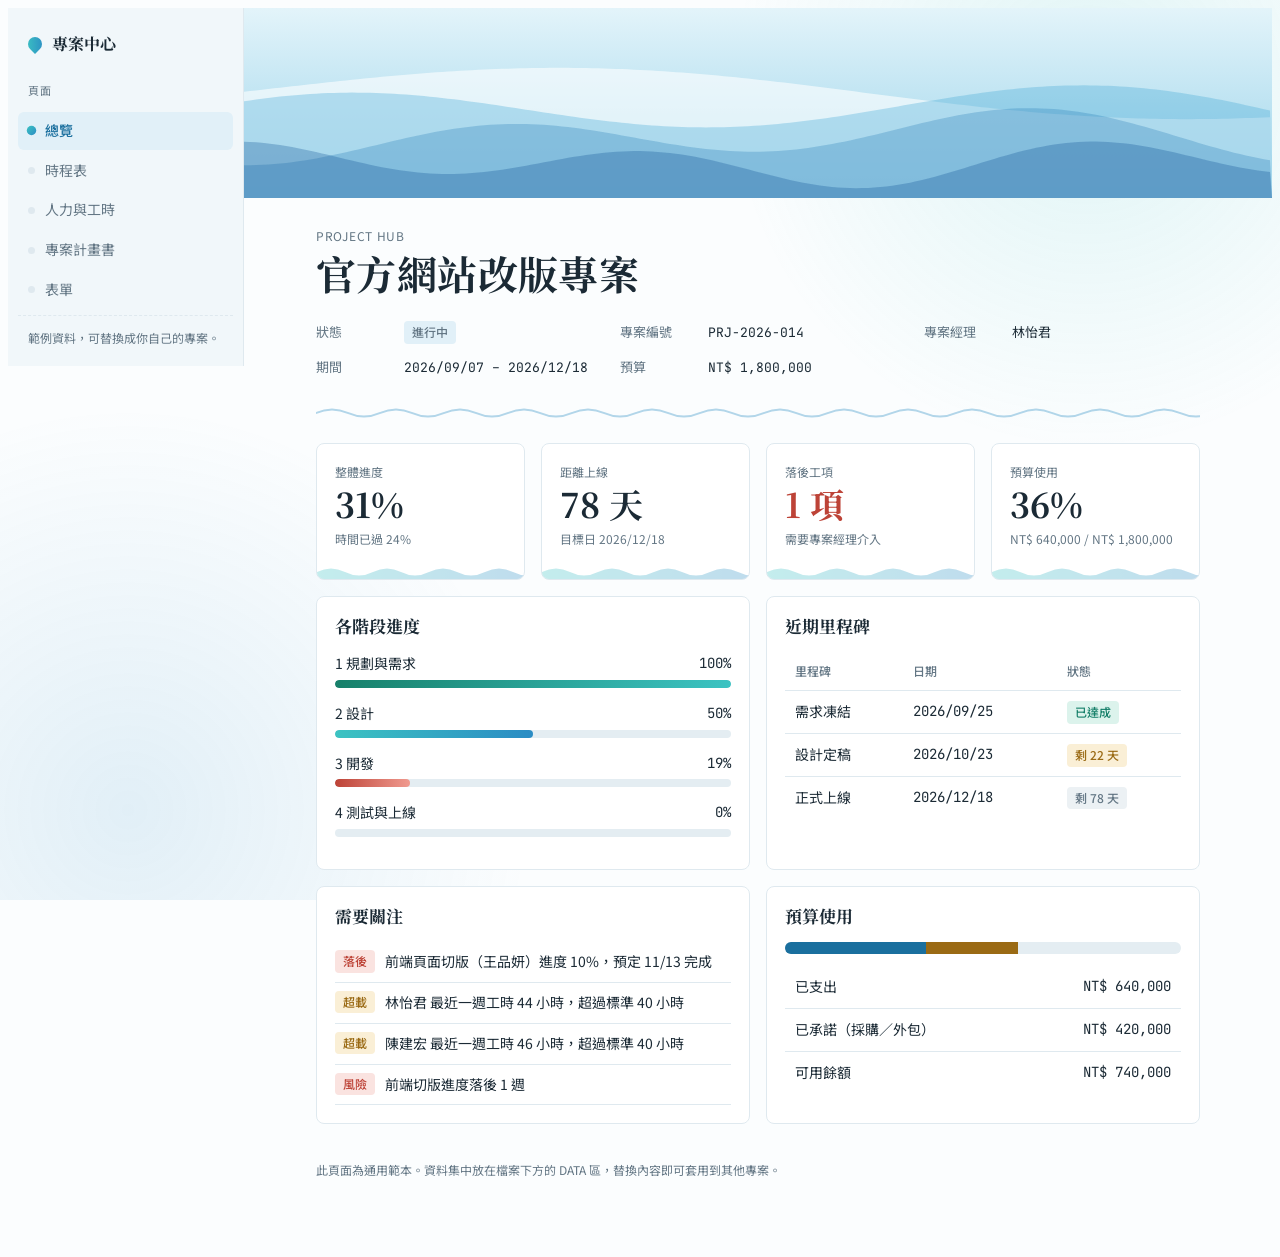
<file: index.html>
<!doctype html>
<html lang="zh-Hant">
<head>
<meta charset="utf-8">
<meta name="viewport" content="width=device-width, initial-scale=1">
<title>專案進度總覽</title>
<link rel="stylesheet" href="https://fonts.googleapis.com/css2?family=Noto+Sans+TC:wght@400;500;700&family=Noto+Serif+TC:wght@600;700&family=JetBrains+Mono:wght@400;500&display=swap">
<style>
/* 版面概念：Notion 式文件頁——左側頁面樹、右側以大標題＋屬性列＋區塊排列；頂部水波封面與各處緩慢流動的細節，構成「水」的質感 */
:root{
  --bg:#fbfdfe; --side:#f1f7fa; --card:#ffffff; --fg:#1b2a35; --line:#dfe9ef;
  --muted:#637684; --accent:#1a6f9e; --accent-soft:#e1f0f8; --on-accent:#ffffff;
  --ok:#17806a; --ok-soft:#dcf3ec; --warn:#9a6a14; --warn-soft:#faefd6; --bad:#bd4337; --bad-soft:#fae3e0; --idle-soft:#ecf1f4;
  --w1:#2b8cc4; --w2:#3cc3c2; --bar-bg:#e4edf2; --today:#d1493b;
  --cv-top:#e3f4fa; --cv-bot:#9ad3ea;
  --wv-a:rgba(255,255,255,.60); --wv-b:rgba(72,170,214,.34); --wv-c:rgba(32,120,178,.28); --wv-d:rgba(18,84,148,.30);
  --glow-a:rgba(60,195,194,.14); --glow-b:rgba(43,140,196,.12);
  --font:"Noto Sans TC",system-ui,-apple-system,"Microsoft JhengHei",sans-serif;
  --serif:"Noto Serif TC","PMingLiU",serif;
  --mono:"JetBrains Mono",ui-monospace,Consolas,monospace;
}
@media (prefers-color-scheme:dark){:root:not([data-theme="light"]){
  --bg:#0a1620; --side:#0d1c28; --card:#0f202e; --fg:#e2edf4; --muted:#8aa0b0; --line:#1d3141;
  --accent:#5ab6e6; --accent-soft:#123349; --on-accent:#06202f;
  --ok:#4ccaa3; --ok-soft:#10372e; --warn:#e3b862; --warn-soft:#3a2f14; --bad:#f08a7e; --bad-soft:#40211e; --idle-soft:#172a39;
  --w1:#4aa8e0; --w2:#35c9c0; --bar-bg:#1a2d3c; --today:#f08a7e;
  --cv-top:#0f3250; --cv-bot:#0a1a28;
  --wv-a:rgba(90,182,230,.18); --wv-b:rgba(60,195,192,.20); --wv-c:rgba(40,120,190,.30); --wv-d:rgba(20,70,130,.50);
  --glow-a:rgba(53,201,192,.10); --glow-b:rgba(74,168,224,.10); color-scheme:dark}}
:root[data-theme="dark"]{
  --bg:#0a1620; --side:#0d1c28; --card:#0f202e; --fg:#e2edf4; --muted:#8aa0b0; --line:#1d3141;
  --accent:#5ab6e6; --accent-soft:#123349; --on-accent:#06202f;
  --ok:#4ccaa3; --ok-soft:#10372e; --warn:#e3b862; --warn-soft:#3a2f14; --bad:#f08a7e; --bad-soft:#40211e; --idle-soft:#172a39;
  --w1:#4aa8e0; --w2:#35c9c0; --bar-bg:#1a2d3c; --today:#f08a7e;
  --cv-top:#0f3250; --cv-bot:#0a1a28;
  --wv-a:rgba(90,182,230,.18); --wv-b:rgba(60,195,192,.20); --wv-c:rgba(40,120,190,.30); --wv-d:rgba(20,70,130,.50);
  --glow-a:rgba(53,201,192,.10); --glow-b:rgba(74,168,224,.10); color-scheme:dark}

*{box-sizing:border-box}
body{background:var(--bg);color:var(--fg);font-family:var(--font);font-size:14px;line-height:1.7}
body::before{content:"";position:fixed;inset:0;z-index:-1;pointer-events:none;
  background:radial-gradient(40vw 40vw at 85% 10%,var(--glow-a),transparent 70%),radial-gradient(45vw 45vw at 10% 90%,var(--glow-b),transparent 70%);
  animation:drift 28s ease-in-out infinite alternate}
@keyframes drift{from{transform:translate3d(0,0,0)}to{transform:translate3d(-3vw,2vh,0) scale(1.06)}}
h1,h2,h3{margin:0;text-wrap:balance;line-height:1.35}
.num{font-family:var(--mono);font-variant-numeric:tabular-nums}
.eyebrow{font-size:12px;letter-spacing:.06em;color:var(--muted)}

/* 殼層 */
.shell{display:grid;grid-template-columns:236px minmax(0,1fr);min-height:100%}
aside.side{background:var(--side);border-right:1px solid var(--line);padding:18px 10px;align-self:start;position:sticky;top:0;max-height:100vh;overflow-y:auto;display:flex;flex-direction:column;gap:6px}
.brand{display:flex;align-items:center;gap:10px;font-family:var(--serif);font-weight:700;font-size:16px;padding:4px 10px 12px}
.drop{width:14px;height:14px;border-radius:50% 50% 50% 0;transform:rotate(-45deg);background:linear-gradient(135deg,var(--w2),var(--w1))}
.side-label{font-size:11px;letter-spacing:.1em;color:var(--muted);padding:6px 10px}
nav.tabs{display:flex;flex-direction:column;gap:2px}
nav.tabs button{appearance:none;display:flex;align-items:center;gap:10px;text-align:left;background:none;border:0;border-radius:6px;padding:7px 10px;font:inherit;color:var(--muted);cursor:pointer;transition:background .25s,color .25s}
nav.tabs button::before{content:"";width:7px;height:7px;border-radius:50%;background:var(--line);transition:background .3s,transform .3s}
nav.tabs button:hover{background:var(--accent-soft);color:var(--fg)}
nav.tabs button[aria-selected="true"]{background:var(--accent-soft);color:var(--accent);font-weight:500}
nav.tabs button[aria-selected="true"]::before{background:linear-gradient(135deg,var(--w2),var(--w1));transform:scale(1.35)}
.side-foot{margin-top:auto;padding:12px 10px 0;font-size:12px;color:var(--muted);border-top:1px dashed var(--line)}
button:focus-visible,input:focus-visible,select:focus-visible,textarea:focus-visible,a:focus-visible{outline:2px solid var(--accent);outline-offset:2px}

main.page{min-width:0}
.cover{position:relative;height:190px;overflow:hidden;background:linear-gradient(180deg,var(--cv-top),var(--cv-bot))}
.cover canvas{position:absolute;inset:0;width:100%;height:100%;display:block}
.inner{max-width:980px;margin-inline:auto;padding-inline:clamp(16px,4vw,48px);padding-block:0 56px}

header.top{padding-top:28px}
header.top h1{font-family:var(--serif);font-size:clamp(28px,5vw,40px);font-weight:700;letter-spacing:.01em}
.props{display:grid;grid-template-columns:repeat(auto-fit,minmax(240px,1fr));gap:2px 28px;margin-top:16px;font-size:13px}
.prop{display:flex;gap:12px;padding:5px 0;align-items:baseline;min-width:0}
.prop span:first-child{flex:0 0 76px;color:var(--muted)}
.wave-rule{height:14px;margin-block:20px 24px;background:var(--w1);opacity:.35;
  -webkit-mask:url("data:image/svg+xml,%3Csvg xmlns='http://www.w3.org/2000/svg' width='64' height='14' viewBox='0 0 64 14'%3E%3Cpath d='M0 7 Q16 0 32 7 T64 7 V9 Q48 16 32 9 T0 9Z'/%3E%3C/svg%3E") repeat-x 0 0/64px 14px;
          mask:url("data:image/svg+xml,%3Csvg xmlns='http://www.w3.org/2000/svg' width='64' height='14' viewBox='0 0 64 14'%3E%3Cpath d='M0 7 Q16 0 32 7 T64 7 V9 Q48 16 32 9 T0 9Z'/%3E%3C/svg%3E") repeat-x 0 0/64px 14px;
  animation:flowx 9s linear infinite}
@keyframes flowx{to{-webkit-mask-position:64px 0;mask-position:64px 0}}
.badge-note{display:inline-block;font-size:12px;color:var(--muted);background:var(--idle-soft);padding:2px 10px;border-radius:4px;margin-top:10px}

section.panel[hidden]{display:none}
section.panel{animation:rise .5s ease both}
@keyframes rise{from{opacity:0;transform:translateY(8px)}to{opacity:1;transform:none}}
.grid{display:grid;gap:16px}
.g4{grid-template-columns:repeat(auto-fit,minmax(200px,1fr))}
.g2{grid-template-columns:repeat(auto-fit,minmax(320px,1fr))}
.card{background:var(--card);border:1px solid var(--line);border-radius:8px;padding:18px;min-width:0;position:relative}
.card h2{font-family:var(--serif);font-size:17px;margin-bottom:14px}
.kpi{overflow:hidden;padding-bottom:30px}
.kpi .label{font-size:12px;color:var(--muted)}
.kpi .val{font-family:var(--serif);font-size:34px;font-weight:700;line-height:1.2;margin-top:2px}
.kpi .sub{font-size:12px;color:var(--muted);margin-top:4px}
.kpi::after{content:"";position:absolute;left:0;right:0;bottom:0;height:14px;background:linear-gradient(90deg,var(--w2),var(--w1));opacity:.30;
  -webkit-mask:url("data:image/svg+xml,%3Csvg xmlns='http://www.w3.org/2000/svg' width='56' height='14' viewBox='0 0 56 14'%3E%3Cpath d='M0 7 Q14 0 28 7 T56 7 V14 H0Z'/%3E%3C/svg%3E") repeat-x 0 0/56px 14px;
          mask:url("data:image/svg+xml,%3Csvg xmlns='http://www.w3.org/2000/svg' width='56' height='14' viewBox='0 0 56 14'%3E%3Cpath d='M0 7 Q14 0 28 7 T56 7 V14 H0Z'/%3E%3C/svg%3E") repeat-x 0 0/56px 14px;
  animation:flowk 7s linear infinite}
@keyframes flowk{to{-webkit-mask-position:-56px 0;mask-position:-56px 0}}

/* 標籤（Notion 風格） */
.pill{display:inline-block;padding:1px 8px;border-radius:4px;font-size:12px;font-weight:500;white-space:nowrap}
.p-ok{background:var(--ok-soft);color:var(--ok)}
.p-warn{background:var(--warn-soft);color:var(--warn)}
.p-bad{background:var(--bad-soft);color:var(--bad)}
.p-idle{background:var(--idle-soft);color:var(--muted)}
.p-run{background:var(--accent-soft);color:var(--accent)}

/* 像水一樣流動的進度條 */
.bar{height:8px;background:var(--bar-bg);border-radius:99px;overflow:hidden}
.bar>i{display:block;height:100%;border-radius:99px;background:linear-gradient(90deg,var(--w2),var(--w1),var(--w2));background-size:200% 100%;animation:flow 5s linear infinite}
.bar.ok>i{background:linear-gradient(90deg,var(--ok),var(--w2),var(--ok));background-size:200% 100%}
.bar.warn>i{background:linear-gradient(90deg,var(--warn),#e9c46a,var(--warn));background-size:200% 100%}
.bar.bad>i{background:linear-gradient(90deg,var(--bad),#f09a8f,var(--bad));background-size:200% 100%}
@keyframes flow{to{background-position:-200% 0}}

.scroll{overflow-x:auto}
table{border-collapse:collapse;width:100%}
th,td{text-align:left;padding:9px 10px;border-bottom:1px solid var(--line);vertical-align:middle}
th{font-size:12px;font-weight:500;color:var(--muted);white-space:nowrap}
td.r,th.r{text-align:right}
tr:last-child td{border-bottom:0}
tbody tr:hover td,table tr:hover td{background:color-mix(in srgb,var(--accent-soft) 45%,transparent)}

/* 甘特圖 */
.toolbar{display:flex;flex-wrap:wrap;gap:8px;margin-bottom:12px;align-items:center}
.chip{appearance:none;border:1px solid var(--line);background:var(--card);color:var(--fg);font:inherit;padding:3px 12px;border-radius:99px;cursor:pointer;font-size:13px;transition:background .25s}
.chip:hover{background:var(--accent-soft)}
.chip[aria-pressed="true"]{background:linear-gradient(135deg,var(--w1),var(--w2));border-color:transparent;color:var(--on-accent)}
.gantt{min-width:860px}
.g-row{display:grid;grid-template-columns:230px 1fr;border-bottom:1px solid var(--line);min-height:38px;align-items:center}
.g-row.head{min-height:32px;font-size:12px;color:var(--muted)}
.g-name{padding:4px 10px;display:flex;flex-direction:column;min-width:0}
.g-name small{color:var(--muted);font-size:12px}
.g-track{position:relative;height:38px;background-image:linear-gradient(to right,var(--line) 1px,transparent 1px);background-size:calc(100%/var(--weeks)) 100%}
.g-head-track{display:grid;grid-template-columns:repeat(var(--weeks),1fr);height:32px;align-items:center}
.g-head-track span{border-left:1px solid var(--line);padding-left:4px;height:100%;display:flex;align-items:center;font-family:var(--mono);font-size:11px}
.g-bar{position:absolute;top:10px;height:18px;border-radius:99px;background:var(--accent-soft);border:1px solid var(--w1);overflow:hidden}
.g-bar>i{display:block;height:100%;background:linear-gradient(90deg,var(--w2),var(--w1),var(--w2));background-size:200% 100%;animation:flow 5s linear infinite}
.g-bar.late{border-color:var(--bad);background:var(--bad-soft)} .g-bar.late>i{background:var(--bad);animation:none}
.g-bar.done{border-color:var(--ok);background:var(--ok-soft)} .g-bar.done>i{background:var(--ok);animation:none}
.g-ms{position:absolute;top:12px;width:14px;height:14px;background:linear-gradient(135deg,var(--w2),var(--w1));transform:translateX(-7px) rotate(45deg);border-radius:50% 50% 50% 0}
.g-today{position:absolute;top:0;bottom:0;width:2px;background:var(--today);z-index:2;pointer-events:none;opacity:.8}
.g-phase .g-name{font-family:var(--serif);font-weight:700;background:var(--side)}
.g-phase .g-track{background-color:var(--side)}
.legend{display:flex;flex-wrap:wrap;gap:6px 16px;color:var(--muted);font-size:12px;margin-top:12px}
.legend span::before{content:"";display:inline-block;width:10px;height:10px;border-radius:50%;margin-right:6px;vertical-align:-1px;background:var(--c)}

/* 工時 */
.cell-in{width:58px;padding:4px 6px;font:inherit;font-family:var(--mono);text-align:right;background:var(--side);color:var(--fg);border:1px solid var(--line);border-radius:6px}
.util{display:flex;align-items:center;gap:8px;min-width:140px}
.util .bar{flex:1}

/* 計畫書 */
.doc{max-width:820px}
.doc h3{font-family:var(--serif);font-size:18px;margin:26px 0 8px;padding-top:18px;border-top:1px solid var(--line)}
.doc h3:first-of-type{margin-top:8px}
.doc p,.doc li{max-width:68ch}
.doc ul{padding-left:20px;margin:6px 0}
.docnav{display:flex;flex-wrap:wrap;gap:6px;margin-bottom:12px}
.docnav a{color:var(--accent);text-decoration:none;font-size:13px;padding:2px 12px;background:var(--accent-soft);border-radius:99px}

/* 表單 */
.forms{display:grid;grid-template-columns:190px minmax(0,1fr);gap:16px}
@media (max-width:720px){.forms{grid-template-columns:1fr}}
.form-list{display:flex;flex-direction:column;gap:4px}
@media (max-width:720px){.form-list{flex-direction:row;overflow-x:auto}}
.form-list button{appearance:none;text-align:left;border:1px solid var(--line);background:var(--card);color:var(--fg);font:inherit;padding:9px 12px;border-radius:8px;cursor:pointer;white-space:nowrap;transition:background .25s}
.form-list button:hover{background:var(--accent-soft)}
.form-list button[aria-selected="true"]{border-color:var(--w1);background:var(--accent-soft);color:var(--accent);font-weight:500}
form .row{display:grid;grid-template-columns:repeat(auto-fit,minmax(200px,1fr));gap:12px;margin-bottom:12px}
label{display:flex;flex-direction:column;gap:4px;font-size:13px;color:var(--muted);min-width:0}
input,select,textarea{font:inherit;color:var(--fg);background:var(--side);border:1px solid var(--line);border-radius:6px;padding:7px 10px;width:100%;min-width:0}
textarea{min-height:76px;resize:vertical}
.btn{appearance:none;border:0;background:linear-gradient(135deg,var(--w1),var(--w2));color:var(--on-accent);font:inherit;font-weight:500;padding:8px 20px;border-radius:99px;cursor:pointer}
.btn.ghost{background:none;color:var(--muted);border:1px solid var(--line);margin-left:8px}
.toast{margin-top:12px;color:var(--ok);font-size:13px;min-height:20px}
.empty{color:var(--muted);padding:12px 0}
.foot{margin-top:36px;color:var(--muted);font-size:12px}

@media (max-width:820px){
  .shell{grid-template-columns:minmax(0,1fr)}
  aside.side{position:static;max-height:none;flex-direction:row;align-items:center;gap:8px;padding:10px 12px;border-right:0;border-bottom:1px solid var(--line);overflow-x:auto}
  .brand,.side-label,.side-foot{display:none}
  nav.tabs{flex-direction:row}
  nav.tabs button{white-space:nowrap}
  .cover{height:130px}
}
@media (prefers-reduced-motion:reduce){*,*::before,*::after{animation:none!important;transition:none!important}}
</style>

<div class="shell">
  <aside class="side">
    <div class="brand"><span class="drop"></span>專案中心</div>
    <div class="side-label">頁面</div>
    <nav class="tabs" role="tablist" aria-label="專案資訊">
      <button role="tab" data-tab="overview" aria-selected="true">總覽</button>
      <button role="tab" data-tab="schedule" aria-selected="false">時程表</button>
      <button role="tab" data-tab="people" aria-selected="false">人力與工時</button>
      <button role="tab" data-tab="plan" aria-selected="false">專案計畫書</button>
      <button role="tab" data-tab="forms" aria-selected="false">表單</button>
    </nav>
    <div class="side-foot">範例資料，可替換成你自己的專案。</div>
  </aside>

  <main class="page">
  <div class="cover" aria-hidden="true"><canvas id="cover"></canvas></div>
  <div class="inner">
  <header class="top">
    <div class="eyebrow">PROJECT HUB</div>
    <h1>官方網站改版專案</h1>
    <div class="props">
      <div class="prop"><span>狀態</span><span><span class="pill p-run">進行中</span></span></div>
      <div class="prop"><span>專案編號</span><span class="num">PRJ-2026-014</span></div>
      <div class="prop"><span>專案經理</span><span>林怡君</span></div>
      <div class="prop"><span>期間</span><span class="num">2026/09/07 – 2026/12/18</span></div>
      <div class="prop"><span>預算</span><span class="num">NT$ 1,800,000</span></div>
    </div>
    <div class="wave-rule" aria-hidden="true"></div>
  </header>

  <!-- 總覽 -->
  <section class="panel" id="overview">
    <div class="grid g4" id="kpis"></div>
    <div class="grid g2" style="margin-top:16px">
      <div class="card"><h2>各階段進度</h2><div id="phaseProgress"></div></div>
      <div class="card"><h2>近期里程碑</h2><div class="scroll"><table id="msTable"></table></div></div>
      <div class="card"><h2>需要關注</h2><div id="attention"></div></div>
      <div class="card"><h2>預算使用</h2><div id="budget"></div></div>
    </div>
  </section>

  <!-- 時程表 -->
  <section class="panel" id="schedule" hidden>
    <div class="card">
      <div class="toolbar" id="ownerFilter"></div>
      <div class="scroll"><div class="gantt" id="gantt"></div></div>
      <div class="legend">
        <span style="--c:var(--accent)">進行中</span>
        <span style="--c:var(--ok)">已完成</span>
        <span style="--c:var(--bad)">落後</span>
        <span style="--c:var(--fg)">里程碑</span>
        <span style="--c:var(--today)">今天 (10/01)</span>
      </div>
    </div>
    <div class="card" style="margin-top:16px">
      <h2>工作項目清單</h2>
      <div class="scroll"><table id="taskTable"></table></div>
    </div>
  </section>

  <!-- 人力與工時 -->
  <section class="panel" id="people" hidden>
    <div class="grid g2">
      <div class="card" style="grid-column:1/-1">
        <h2>每週實際工時（小時，可直接修改）</h2>
        <div class="scroll"><table id="hoursTable"></table></div>
        <p class="eyebrow" style="margin-top:8px">每人每週標準工時 40 小時。負荷率超過 100% 會標示為紅色。</p>
      </div>
      <div class="card"><h2>團隊成員</h2><div class="scroll"><table id="teamTable"></table></div></div>
      <div class="card"><h2>職責分配 RACI</h2><div class="scroll"><table id="raciTable"></table></div></div>
    </div>
  </section>

  <!-- 計畫書 -->
  <section class="panel" id="plan" hidden>
    <div class="card doc">
      <div class="docnav">
        <a href="#plan" data-jump="d1">背景與目標</a><a href="#plan" data-jump="d2">範圍</a><a href="#plan" data-jump="d3">交付項目</a><a href="#plan" data-jump="d4">風險</a><a href="#plan" data-jump="d5">溝通計畫</a><a href="#plan" data-jump="d6">驗收標準</a>
      </div>
      <h3 id="d1">1. 背景與目標</h3>
      <p>現有官網於 2021 年上線，行動版體驗不佳，詢價轉換率偏低。本專案重新設計資訊架構與視覺，並整合會員與詢價系統。</p>
      <ul>
        <li>行動版載入時間降至 2.5 秒以內</li>
        <li>詢價表單轉換率由 1.2% 提升到 2.5%</li>
        <li>2026/12/18 前完成上線並交付維運文件</li>
      </ul>
      <h3 id="d2">2. 專案範圍</h3>
      <p><b>包含：</b>資訊架構、UI 設計、前後端開發、會員登入、詢價表單、SEO 轉址、教育訓練。</p>
      <p><b>不包含：</b>品牌識別重塑、第三方 ERP 整合、多語系內容翻譯（列入第二期）。</p>
      <h3 id="d3">3. 主要交付項目</h3>
      <div class="scroll"><table id="deliverables"></table></div>
      <h3 id="d4">4. 風險登錄</h3>
      <div class="scroll"><table id="risks"></table></div>
      <h3 id="d5">5. 溝通計畫</h3>
      <ul>
        <li>每週一 10:00 團隊站會（30 分鐘）</li>
        <li>每兩週五 15:00 客戶進度會議，會後 24 小時內發出會議記錄</li>
        <li>變更需求一律填寫「變更申請單」，經專案經理與客戶窗口簽核後才進入排程</li>
      </ul>
      <h3 id="d6">6. 驗收標準</h3>
      <ul>
        <li>所有 P1 功能通過 UAT，且無未結的嚴重（Critical）缺陷</li>
        <li>主要頁面 Lighthouse 效能分數 ≥ 85</li>
        <li>完成管理員與編輯者教育訓練各一場，並交付操作手冊</li>
      </ul>
    </div>
  </section>

  <!-- 表單 -->
  <section class="panel" id="forms" hidden>
    <div class="forms">
      <div class="form-list" role="tablist" aria-label="表單類型" id="formList"></div>
      <div>
        <div class="card"><h2 id="formTitle"></h2><form id="theForm"></form><div class="toast" id="toast" role="status"></div></div>
        <div class="card" style="margin-top:16px"><h2>已提交紀錄（本頁暫存）</h2><div class="scroll" id="submitted"></div></div>
      </div>
    </div>
  </section>
  <p class="foot">此頁面為通用範本。資料集中放在檔案下方的 DATA 區，替換內容即可套用到其他專案。</p>
  </div>
  </main>
</div>

<script>
/* ============ DATA：換專案時只需改這一區 ============ */
const TODAY = new Date("2026-10-01");
const START = new Date("2026-09-07");
const END   = new Date("2026-12-20");
const WEEKS = 15;
const BUDGET = {total:1800000, spent:640000, committed:420000};
const TEAM = [
  {id:"lin", name:"林怡君", role:"專案經理", rate:"100%"},
  {id:"chen",name:"陳建宏", role:"UI/UX 設計師", rate:"100%"},
  {id:"wang",name:"王品妍", role:"前端工程師", rate:"100%"},
  {id:"zhang",name:"張志豪", role:"後端工程師", rate:"100%"},
  {id:"liu", name:"劉心怡", role:"品質測試", rate:"50%"}
];
const nm = id => TEAM.find(t=>t.id===id).name;
// type: phase | task | ms
const TASKS = [
  {t:"phase", name:"1 規劃與需求"},
  {name:"需求訪談與盤點", owner:"lin", s:"2026-09-07", e:"2026-09-18", p:100},
  {name:"資訊架構與網站地圖", owner:"chen", s:"2026-09-14", e:"2026-09-25", p:100},
  {t:"ms", name:"需求凍結", s:"2026-09-25", done:true},
  {t:"phase", name:"2 設計"},
  {name:"視覺風格與元件庫", owner:"chen", s:"2026-09-21", e:"2026-10-09", p:80},
  {name:"主要頁面高擬真設計", owner:"chen", s:"2026-10-05", e:"2026-10-23", p:20},
  {t:"ms", name:"設計定稿", s:"2026-10-23"},
  {t:"phase", name:"3 開發"},
  {name:"前端頁面切版", owner:"wang", s:"2026-10-12", e:"2026-11-13", p:10, late:true},
  {name:"會員與詢價系統", owner:"zhang", s:"2026-09-28", e:"2026-11-06", p:35},
  {name:"後台內容管理", owner:"zhang", s:"2026-11-02", e:"2026-11-20", p:0},
  {t:"phase", name:"4 測試與上線"},
  {name:"功能測試與修正", owner:"liu", s:"2026-11-16", e:"2026-12-04", p:0},
  {name:"使用者驗收 UAT", owner:"lin", s:"2026-12-01", e:"2026-12-11", p:0},
  {name:"教育訓練與文件交付", owner:"lin", s:"2026-12-07", e:"2026-12-16", p:0},
  {t:"ms", name:"正式上線", s:"2026-12-18"}
];
const WEEK_LABELS = Array.from({length:WEEKS},(_,i)=>{const d=new Date(START);d.setDate(d.getDate()+i*7);return (d.getMonth()+1)+"/"+d.getDate()});
// 實際工時：到目前為止（前 4 週）；planned 為每週計畫
const HOURS = {
  lin:[36,40,42,44], chen:[32,38,44,46], wang:[8,10,16,24], zhang:[0,16,34,38], liu:[0,0,4,6]
};
const PLANNED = {lin:40,chen:40,wang:36,zhang:36,liu:20};
const RACI = [
  ["需求訪談","A/R","C","I","I","I"],
  ["視覺設計","A","R","C","I","I"],
  ["前端開發","A","C","R","C","I"],
  ["後端開發","A","I","C","R","I"],
  ["測試驗收","A","I","C","C","R"]
];
const DELIVERABLES = [
  ["網站地圖與線框圖","陳建宏","2026/09/25","已交付"],
  ["視覺設計稿（桌機＋行動）","陳建宏","2026/10/23","進行中"],
  ["網站程式與後台","王品妍／張志豪","2026/11/20","進行中"],
  ["測試報告與 UAT 紀錄","劉心怡","2026/12/11","未開始"],
  ["操作手冊與教育訓練","林怡君","2026/12/16","未開始"]
];
const RISKS = [
  ["前端切版進度落後 1 週","高","中","10/09 前補 1 名外包切版；設計稿分批交付","bad"],
  ["客戶內容素材延遲提供","中","高","10/09 前提供清單，逾期以預設內容上線","warn"],
  ["會員系統與舊資料格式不符","中","中","10/16 前完成資料抽樣驗證","warn"],
  ["上線日與客戶活動檔期重疊","低","高","排定 12/15 凍結版本，保留 3 天緩衝","ok"]
];
const FORM_DEFS = {
  change:{label:"變更申請單", fields:[
    ["row",["申請人","text","林怡君"],["申請日期","date","2026-10-01"]],
    ["row",["變更類型","select",["範圍","時程","預算","人力"]],["影響程度","select",["低","中","高"]]],
    ["one",["變更說明","textarea"]],["one",["對時程／預算的影響","textarea"]],
    ["row",["核准人","text"],["預計生效日","date"]]]},
  leave:{label:"請假／工時調整", fields:[
    ["row",["姓名","select",TEAM.map(t=>t.name)],["類別","select",["特休","病假","事假","加班補休"]]],
    ["row",["開始日期","date"],["結束日期","date"]],
    ["one",["代理人與交接事項","textarea"]]]},
  meeting:{label:"會議記錄", fields:[
    ["row",["會議名稱","text","雙週客戶進度會議"],["日期","date","2026-10-01"]],
    ["one",["出席者","text","林怡君、陳建宏、王品妍、客戶窗口"]],
    ["one",["討論重點","textarea"]],["one",["決議與待辦（負責人／期限）","textarea"]]]},
  risk:{label:"風險／問題登錄", fields:[
    ["row",["標題","text"],["類型","select",["風險","問題"]]],
    ["row",["可能性","select",["低","中","高"]],["影響","select",["低","中","高"]]],
    ["row",["負責人","select",TEAM.map(t=>t.name)],["處理期限","date"]],
    ["one",["因應對策","textarea"]]]}
};
/* ============ DATA 結束 ============ */

const $ = s => document.querySelector(s);
const fmt = d => (d.getMonth()+1)+"/"+d.getDate();
const dd = s => new Date(s);
const DAY = 864e5;
const span = END - START;
const pos = d => ((d - START)/span*100);
const money = n => "NT$ "+n.toLocaleString("en-US");
const work = TASKS.filter(x=>!x.t);
function status(x){
  if(x.p>=100) return ["已完成","p-ok"];
  if(x.late) return ["落後","p-bad"];
  if(x.p>0) return ["進行中","p-run"];
  if(dd(x.s)<=TODAY) return ["待開始（已逾期）","p-warn"];
  return ["未開始","p-idle"];
}
function barClass(x){return x.p>=100?"done":x.late?"late":""}

/* 分頁 */
const tabs=[...document.querySelectorAll("nav.tabs button")];
function show(id){
  tabs.forEach(b=>b.setAttribute("aria-selected",b.dataset.tab===id));
  document.querySelectorAll("section.panel").forEach(p=>p.hidden=p.id!==id);
  try{localStorage.setItem("hubTab",id)}catch(e){}
}
tabs.forEach(b=>b.onclick=()=>show(b.dataset.tab));
document.querySelectorAll("[data-jump]").forEach(a=>a.onclick=e=>{e.preventDefault();document.getElementById(a.dataset.jump).scrollIntoView({behavior:"smooth"})});

/* 總覽 */
function renderOverview(){
  const real = work;
  const total = real.reduce((a,x)=>a+(dd(x.e)-dd(x.s)),0);
  const done = real.reduce((a,x)=>a+(dd(x.e)-dd(x.s))*x.p/100,0);
  const overall = Math.round(done/total*100);
  const elapsed = Math.round((TODAY-START)/(dd("2026-12-18")-START)*100);
  const lateN = real.filter(x=>x.late).length;
  const daysLeft = Math.ceil((dd("2026-12-18")-TODAY)/DAY);
  const usedPct = Math.round(BUDGET.spent/BUDGET.total*100);
  const k=[
    ["整體進度",overall+"%","時間已過 "+elapsed+"%"+(overall<elapsed?"，進度略低於時程":"")],
    ["距離上線",daysLeft+" 天","目標日 2026/12/18"],
    ["落後工項",lateN+" 項",lateN?"需要專案經理介入":"全部符合進度"],
    ["預算使用",usedPct+"%",money(BUDGET.spent)+" / "+money(BUDGET.total)]
  ];
  $("#kpis").innerHTML=k.map((x,i)=>`<div class="card kpi"><div class="label">${x[0]}</div><div class="val num" ${i==2&&lateN?'style="color:var(--bad)"':''}>${x[1]}</div><div class="sub">${x[2]}</div></div>`).join("");

  // 階段進度
  let phases=[],cur=null;
  TASKS.forEach(x=>{ if(x.t==="phase"){cur={name:x.name,items:[]};phases.push(cur)} else if(!x.t) cur.items.push(x)});
  $("#phaseProgress").innerHTML=phases.map(ph=>{
    const tot=ph.items.reduce((a,x)=>a+(dd(x.e)-dd(x.s)),0), dn=ph.items.reduce((a,x)=>a+(dd(x.e)-dd(x.s))*x.p/100,0);
    const pc=Math.round(dn/tot*100), late=ph.items.some(x=>x.late);
    return `<div style="margin-bottom:14px"><div style="display:flex;justify-content:space-between;gap:8px;margin-bottom:4px"><span>${ph.name}</span><span class="num">${pc}%</span></div><div class="bar ${late?'bad':pc==100?'ok':''}"><i style="width:${pc}%"></i></div></div>`}).join("");

  // 里程碑
  const ms=TASKS.filter(x=>x.t==="ms");
  $("#msTable").innerHTML="<tr><th>里程碑</th><th>日期</th><th>狀態</th></tr>"+ms.map(m=>{
    const d=dd(m.s), left=Math.ceil((d-TODAY)/DAY);
    const st=m.done?['已達成','p-ok']:left<=30?[`剩 ${left} 天`,'p-warn']:[`剩 ${left} 天`,'p-idle'];
    return `<tr><td>${m.name}</td><td class="num">${m.s.replace(/-/g,"/")}</td><td><span class="pill ${st[1]}">${st[0]}</span></td></tr>`}).join("");

  // 關注
  const items=[];
  work.filter(x=>x.late).forEach(x=>items.push(["bad","落後",`${x.name}（${nm(x.owner)}）進度 ${x.p}%，預定 ${fmt(dd(x.e))} 完成`]));
  TEAM.forEach(t=>{const h=HOURS[t.id],last=h[h.length-1];const cap=t.id==="liu"?20:40; if(last>cap) items.push(["warn","超載",`${t.name} 最近一週工時 ${last} 小時，超過標準 ${cap} 小時`])});
  RISKS.filter(r=>r[4]==="bad").forEach(r=>items.push(["bad","風險",r[0]]));
  $("#attention").innerHTML=items.length?items.map(i=>`<div style="display:flex;gap:10px;padding:8px 0;border-bottom:1px solid var(--line)"><span class="pill p-${i[0]}" style="align-self:flex-start">${i[1]}</span><span>${i[2]}</span></div>`).join(""):'<div class="empty">目前沒有需要處理的項目。</div>';

  // 預算
  const rem=BUDGET.total-BUDGET.spent-BUDGET.committed;
  const seg=(v,c)=>`<i style="display:block;height:100%;width:${v/BUDGET.total*100}%;background:${c}"></i>`;
  $("#budget").innerHTML=`<div class="bar" style="display:flex;height:12px"><div style="display:flex;width:100%">${seg(BUDGET.spent,'var(--accent)')}${seg(BUDGET.committed,'var(--warn)')}</div></div>
  <table style="margin-top:12px"><tr><td>已支出</td><td class="r num">${money(BUDGET.spent)}</td></tr><tr><td>已承諾（採購／外包）</td><td class="r num">${money(BUDGET.committed)}</td></tr><tr><td>可用餘額</td><td class="r num">${money(rem)}</td></tr></table>`;
}

/* 甘特圖 */
let ownerSel="all";
function renderGantt(){
  const owners=[["all","全部"],...TEAM.map(t=>[t.id,t.name])];
  $("#ownerFilter").innerHTML='<span class="eyebrow">負責人</span>'+owners.map(o=>`<button class="chip" aria-pressed="${ownerSel===o[0]}" data-o="${o[0]}">${o[1]}</button>`).join("");
  document.querySelectorAll("#ownerFilter .chip").forEach(c=>c.onclick=()=>{ownerSel=c.dataset.o;renderGantt();renderTable()});
  let html=`<div style="--weeks:${WEEKS}"><div class="g-row head"><div class="g-name">工作項目</div><div class="g-head-track">${WEEK_LABELS.map(l=>`<span>${l}</span>`).join("")}</div></div>`;
  let lastPhase=null;
  TASKS.forEach((x,i)=>{
    if(x.t==="phase"){ html+=`<div class="g-row g-phase"><div class="g-name">${x.name}</div><div class="g-track"></div></div>`; return;}
    if(!x.t && ownerSel!=="all" && x.owner!==ownerSel) return;
    if(x.t==="ms"){
      if(ownerSel!=="all") return;
      html+=`<div class="g-row"><div class="g-name">◆ ${x.name}<small>${x.s.replace(/-/g,"/")}</small></div><div class="g-track"><div class="g-ms" style="left:${pos(dd(x.s))}%"></div></div></div>`; return;}
    const l=pos(dd(x.s)), w=pos(dd(x.e))-l+ (1/span*DAY*100);
    html+=`<div class="g-row"><div class="g-name">${x.name}<small>${nm(x.owner)}　${fmt(dd(x.s))}–${fmt(dd(x.e))}</small></div><div class="g-track"><div class="g-bar ${barClass(x)}" style="left:${l}%;width:${w}%" title="${x.name} ${x.p}%"><i style="width:${x.p}%"></i></div></div></div>`;
  });
  html+=`</div>`;
  $("#gantt").innerHTML=html;
  // 今天線：放入每個 track 的疊層
  const todayLeft=pos(TODAY);
  const first=document.querySelector("#gantt .g-row.head");
  const overlay=document.createElement("div");
  overlay.style.cssText="position:absolute;top:0;bottom:0;left:230px;right:0;pointer-events:none";
  overlay.innerHTML=`<div class="g-today" style="left:${todayLeft}%"></div>`;
  const g=$("#gantt"); g.style.position="relative"; g.appendChild(overlay);
}
function renderTable(){
  const rows=work.filter(x=>ownerSel==="all"||x.owner===ownerSel);
  $("#taskTable").innerHTML="<tr><th>工作項目</th><th>負責人</th><th>開始</th><th>結束</th><th>進度</th><th>狀態</th></tr>"+rows.map(x=>{const s=status(x);return `<tr><td>${x.name}</td><td>${nm(x.owner)}</td><td class="num">${fmt(dd(x.s))}</td><td class="num">${fmt(dd(x.e))}</td><td><div class="util"><div class="bar ${x.late?'bad':x.p>=100?'ok':''}"><i style="width:${x.p}%"></i></div><span class="num">${x.p}%</span></div></td><td><span class="pill ${s[1]}">${s[0]}</span></td></tr>`}).join("");
}

/* 人力與工時 */
function renderPeople(){
  const wk=HOURS.lin.length;
  let h="<tr><th>成員</th>"+WEEK_LABELS.slice(0,wk).map(l=>`<th class="r">${l}</th>`).join("")+"<th class='r'>累計</th><th>最近一週負荷</th></tr>";
  TEAM.forEach(t=>{
    const cap=t.id==="liu"?20:40, arr=HOURS[t.id], sum=arr.reduce((a,b)=>a+b,0), last=arr[wk-1], pc=Math.round(last/cap*100);
    const cls=pc>100?"bad":pc>85?"warn":"ok";
    h+=`<tr><td>${t.name}<br><small class="eyebrow">${t.role}</small></td>`+arr.map((v,i)=>`<td class="r"><input class="cell-in" type="number" min="0" max="80" value="${v}" data-p="${t.id}" data-i="${i}" aria-label="${t.name} ${WEEK_LABELS[i]} 工時"></td>`).join("")+`<td class="r num" id="sum-${t.id}">${sum}</td><td><div class="util"><div class="bar ${cls}" id="ub-${t.id}"><i style="width:${Math.min(pc,100)}%"></i></div><span class="num" id="up-${t.id}">${pc}%</span></div></td></tr>`;
  });
  const tot=Array.from({length:wk},(_,i)=>TEAM.reduce((a,t)=>a+HOURS[t.id][i],0));
  h+=`<tr><td><b>合計</b></td>`+tot.map((v,i)=>`<td class="r num" id="tot-${i}"><b>${v}</b></td>`).join("")+`<td class="r num" id="tot-all"><b>${tot.reduce((a,b)=>a+b,0)}</b></td><td></td></tr>`;
  $("#hoursTable").innerHTML=h;
  document.querySelectorAll(".cell-in").forEach(inp=>inp.oninput=()=>{HOURS[inp.dataset.p][+inp.dataset.i]=+inp.value||0;refreshHours()});
  $("#teamTable").innerHTML="<tr><th>成員</th><th>職務</th><th class='r'>投入比例</th><th class='r'>計畫週工時</th></tr>"+TEAM.map(t=>`<tr><td>${t.name}</td><td>${t.role}</td><td class="r num">${t.rate}</td><td class="r num">${PLANNED[t.id]}</td></tr>`).join("");
  $("#raciTable").innerHTML="<tr><th>工作</th>"+TEAM.map(t=>`<th>${t.name}</th>`).join("")+"</tr>"+RACI.map(r=>`<tr><td>${r[0]}</td>`+r.slice(1).map(c=>`<td>${c==="-"?"":`<span class="pill ${c.startsWith("A")?'p-run':c==='R'?'p-ok':'p-idle'}">${c}</span>`}</td>`).join("")+"</tr>").join("")+`<tr><td colspan="6" class="eyebrow">R 執行　A 負責　C 諮詢　I 知會</td></tr>`;
}
function refreshHours(){
  const wk=HOURS.lin.length;
  TEAM.forEach(t=>{
    const cap=t.id==="liu"?20:40, arr=HOURS[t.id], last=arr[wk-1], pc=Math.round(last/cap*100);
    $("#sum-"+t.id).textContent=arr.reduce((a,b)=>a+b,0);
    $("#up-"+t.id).textContent=pc+"%";
    const b=$("#ub-"+t.id); b.className="bar "+(pc>100?"bad":pc>85?"warn":"ok"); b.firstChild.style.width=Math.min(pc,100)+"%";
  });
  let all=0;
  for(let i=0;i<wk;i++){const v=TEAM.reduce((a,t)=>a+HOURS[t.id][i],0);all+=v;$("#tot-"+i).innerHTML="<b>"+v+"</b>"}
  $("#tot-all").innerHTML="<b>"+all+"</b>";
  renderOverview();
}

/* 計畫書 */
function renderPlan(){
  const sc={"已交付":"p-ok","進行中":"p-run","未開始":"p-idle"};
  $("#deliverables").innerHTML="<tr><th>交付項目</th><th>負責人</th><th>期限</th><th>狀態</th></tr>"+DELIVERABLES.map(d=>`<tr><td>${d[0]}</td><td>${d[1]}</td><td class="num">${d[2]}</td><td><span class="pill ${sc[d[3]]}">${d[3]}</span></td></tr>`).join("");
  const lv={"高":"p-bad","中":"p-warn","低":"p-ok"};
  $("#risks").innerHTML="<tr><th>風險</th><th>可能性</th><th>影響</th><th>因應對策</th></tr>"+RISKS.map(r=>`<tr><td>${r[0]}</td><td><span class="pill ${lv[r[1]]}">${r[1]}</span></td><td><span class="pill ${lv[r[2]]}">${r[2]}</span></td><td>${r[3]}</td></tr>`).join("");
}

/* 表單 */
const submitted=[]; let curForm="change";
function renderFormList(){
  $("#formList").innerHTML=Object.entries(FORM_DEFS).map(([k,v])=>`<button role="tab" data-f="${k}" aria-selected="${k===curForm}">${v.label}</button>`).join("");
  document.querySelectorAll("#formList button").forEach(b=>b.onclick=()=>{curForm=b.dataset.f;renderFormList();renderForm();$("#toast").textContent=""});
}
let fid=0;
function fieldHtml(f){
  const [label,type,extra]=f, id="f"+(fid++);
  let ctl;
  if(type==="textarea") ctl=`<textarea id="${id}" name="${label}"></textarea>`;
  else if(type==="select") ctl=`<select id="${id}" name="${label}">${extra.map(o=>`<option>${o}</option>`).join("")}</select>`;
  else ctl=`<input id="${id}" name="${label}" type="${type}" value="${extra||""}">`;
  return `<label for="${id}">${label}${ctl}</label>`;
}
function renderForm(){
  const def=FORM_DEFS[curForm]; $("#formTitle").textContent=def.label; fid=0;
  $("#theForm").innerHTML=def.fields.map(r=>r[0]==="row"?`<div class="row">${r.slice(1).map(fieldHtml).join("")}</div>`:`<div style="margin-bottom:12px">${fieldHtml(r[1])}</div>`).join("")+`<button class="btn" type="submit">提交</button><button class="btn ghost" type="reset">清除</button>`;
  renderSubmitted();
}
$("#theForm").addEventListener("submit",e=>{
  e.preventDefault();
  const data={}; new FormData(e.target).forEach((v,k)=>data[k]=v);
  submitted.unshift({form:FORM_DEFS[curForm].label,key:curForm,time:new Date().toLocaleString("zh-TW",{hour12:false}),data});
  $("#toast").textContent="已提交："+FORM_DEFS[curForm].label+"。此範例只暫存在本頁，重新整理後會清空。";
  renderSubmitted();
});
function renderSubmitted(){
  const rows=submitted.filter(s=>s.key===curForm);
  $("#submitted").innerHTML=rows.length?"<table><tr><th>時間</th><th>內容摘要</th></tr>"+rows.map(s=>`<tr><td class="num" style="white-space:nowrap">${s.time}</td><td>${Object.entries(s.data).filter(([,v])=>v).map(([k,v])=>`<b>${k}</b>：${String(v).replace(/</g,"&lt;")}`).join("　")}</td></tr>`).join("")+"</table>":'<div class="empty">尚無提交紀錄。填寫上方表單並按「提交」後會出現在這裡。</div>';
}

renderOverview(); renderGantt(); renderTable(); renderPeople(); renderPlan(); renderFormList(); renderForm();
try{const t=localStorage.getItem("hubTab"); if(t&&document.getElementById(t)) show(t)}catch(e){}
</script>
<script>
/* 水波封面：多層正弦波以不同速度緩慢移動，顏色讀取主題變數 */
(function(){
  const cv=document.getElementById("cover"); if(!cv) return;
  const ctx=cv.getContext("2d"); let W=0,H=0,t=0,raf=0,n=0,cols={};
  const still=window.matchMedia("(prefers-reduced-motion: reduce)").matches;
  const layers=[{k:"--wv-a",a:.10,f:.9,s:.5,y:.46},{k:"--wv-b",a:.13,f:1.3,s:-.38,y:.56},{k:"--wv-c",a:.11,f:1.9,s:.3,y:.68},{k:"--wv-d",a:.09,f:2.4,s:-.22,y:.82}];
  function size(){const r=cv.getBoundingClientRect(),d=Math.min(window.devicePixelRatio||1,2);W=r.width;H=r.height;cv.width=W*d;cv.height=H*d;ctx.setTransform(d,0,0,d,0,0)}
  function read(){const cs=getComputedStyle(document.documentElement);layers.forEach(l=>cols[l.k]=cs.getPropertyValue(l.k).trim())}
  function draw(){
    if(!(n++%45)) read();
    ctx.clearRect(0,0,W,H);
    layers.forEach((l,i)=>{
      ctx.beginPath(); ctx.moveTo(0,H);
      for(let x=0;x<=W;x+=6){
        const u=x/W*Math.PI*2*l.f;
        const y=H*l.y+Math.sin(u+t*l.s)*H*l.a+Math.sin(u*.5-t*l.s*.7+i)*H*l.a*.5;
        ctx.lineTo(x,y);
      }
      ctx.lineTo(W,H); ctx.closePath(); ctx.fillStyle=cols[l.k]||"rgba(60,150,200,.3)"; ctx.fill();
    });
  }
  function loop(){t+=.016; draw(); raf=requestAnimationFrame(loop)}
  size(); read(); draw();
  window.addEventListener("resize",()=>{size();draw()});
  if(!still){
    loop();
    document.addEventListener("visibilitychange",()=>{cancelAnimationFrame(raf); if(!document.hidden) loop()});
  }
})();
</script>

</html>
</file>
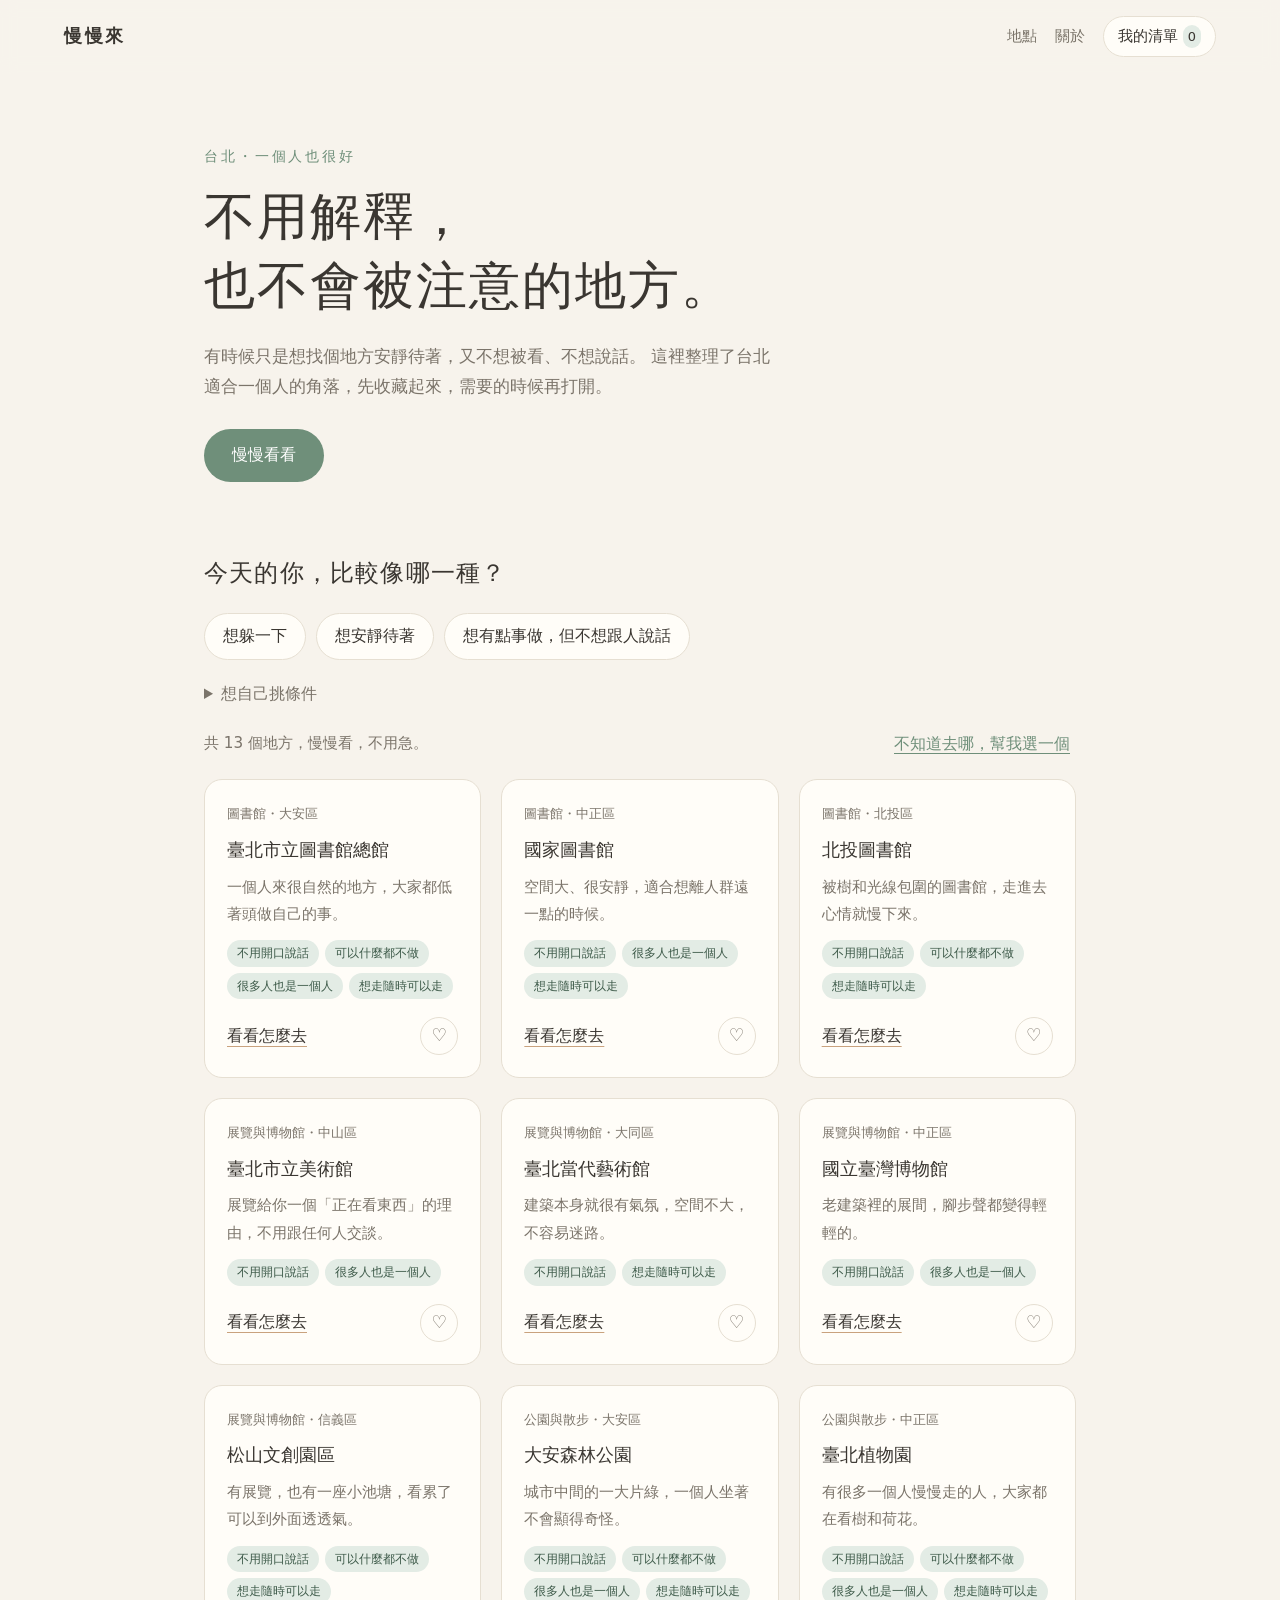
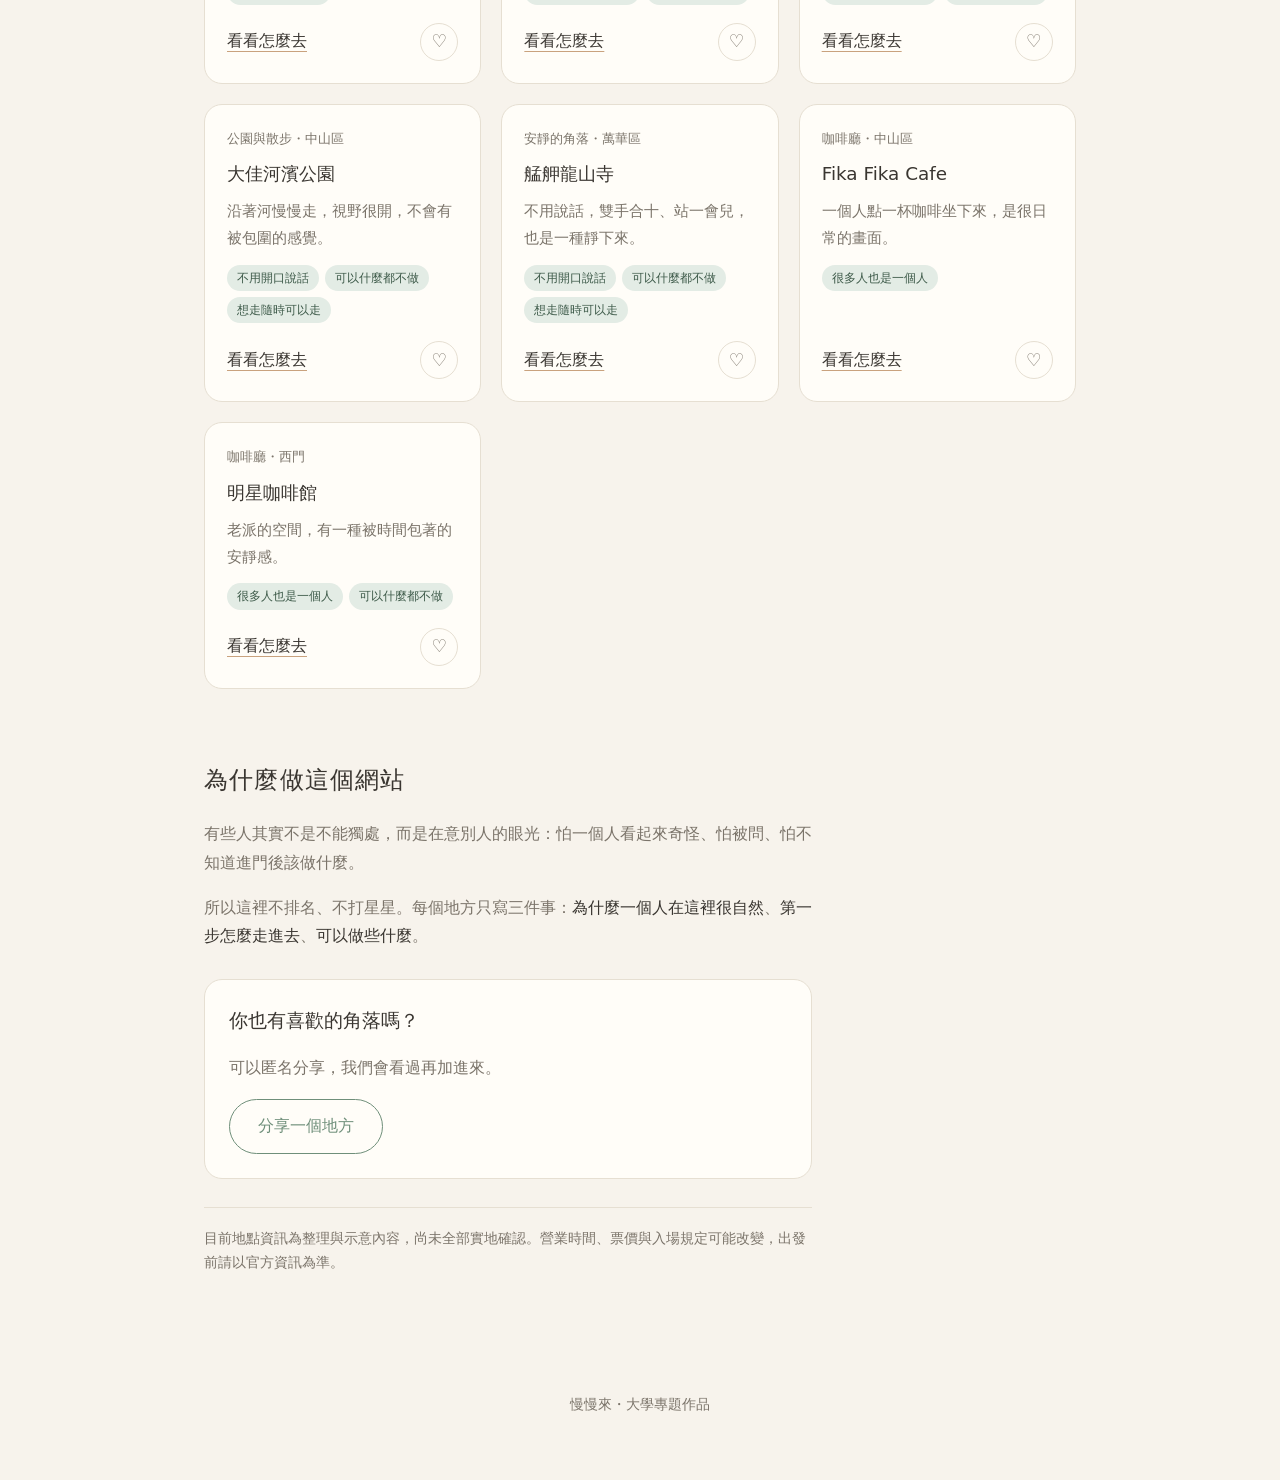
<file: quiet-taipei/index.html>
<!doctype html>
<html lang="zh-Hant">
<head>
<meta charset="utf-8">
<meta name="viewport" content="width=device-width, initial-scale=1">
<title>慢慢來・台北一人角落</title>
<meta name="description" content="整理台北適合一個人安靜待著的地方：圖書館、展覽、公園、咖啡廳。不用解釋，也不會被注意。">
<link rel="stylesheet" href="style.css">
</head>
<body>
<header class="top">
  <a class="brand" href="#top">慢慢來</a>
  <nav>
    <a href="#places">地點</a>
    <a href="#about">關於</a>
    <button id="openSaved" class="saved-btn" type="button">我的清單 <span id="savedCount">0</span></button>
  </nav>
</header>

<main id="top">
  <section class="hero">
    <p class="eyebrow">台北・一個人也很好</p>
    <h1>不用解釋，<br>也不會被注意的地方。</h1>
    <p class="lead">有時候只是想找個地方安靜待著，又不想被看、不想說話。
      這裡整理了台北適合一個人的角落，先收藏起來，需要的時候再打開。</p>
    <a class="cta" href="#places">慢慢看看</a>
  </section>

  <section class="finder" id="places" aria-labelledby="findTitle">
    <h2 id="findTitle">今天的你，比較像哪一種？</h2>
    <div class="chips" id="moods" role="group" aria-label="今天的心情"></div>

    <details class="more">
      <summary>想自己挑條件</summary>
      <div class="filter-row">
        <span class="filter-label">地方類型</span>
        <div class="chips" id="typeFilters" role="group" aria-label="地方類型"></div>
      </div>
      <div class="filter-row">
        <span class="filter-label">我希望</span>
        <div class="chips" id="tagFilters" role="group" aria-label="感受條件"></div>
      </div>
    </details>

    <div class="result-bar">
      <p id="resultInfo" aria-live="polite"></p>
      <button id="randomBtn" class="ghost" type="button">不知道去哪，幫我選一個</button>
    </div>

    <div class="grid" id="grid"></div>
  </section>

  <section class="about" id="about">
    <h2>為什麼做這個網站</h2>
    <p>有些人其實不是不能獨處，而是在意別人的眼光：怕一個人看起來奇怪、怕被問、怕不知道進門後該做什麼。</p>
    <p>所以這裡不排名、不打星星。每個地方只寫三件事：<strong>為什麼一個人在這裡很自然</strong>、<strong>第一步怎麼走進去</strong>、<strong>可以做些什麼</strong>。</p>
    <div class="share">
      <h3>你也有喜歡的角落嗎？</h3>
      <p>可以匿名分享，我們會看過再加進來。</p>
      <a id="shareLink" class="cta ghost-cta" href="#" target="_blank" rel="noopener">分享一個地方</a>
      <p class="hint" id="shareHint" hidden>投稿表單還在準備中，敬請期待。</p>
    </div>
    <p class="disclaimer">目前地點資訊為整理與示意內容，尚未全部實地確認。營業時間、票價與入場規定可能改變，出發前請以官方資訊為準。</p>
  </section>
</main>

<footer>
  <p>慢慢來・大學專題作品</p>
</footer>

<!-- 地點詳情 -->
<dialog id="detail" aria-labelledby="detailTitle"></dialog>

<!-- 我的清單 -->
<dialog id="savedDialog" aria-labelledby="savedTitle">
  <div class="dlg">
    <button class="close" data-close aria-label="關閉">×</button>
    <h2 id="savedTitle">我的清單</h2>
    <div id="savedList"></div>
  </div>
</dialog>

<script src="places.js"></script>
<script src="app.js"></script>
</body>
</html>
</file>
<file: quiet-taipei/style.css>
:root{
  --bg:#f7f3ec; --card:#fffdf8; --ink:#3a3631; --muted:#7b746a;
  --line:#e6dfd2; --accent:#6f8f7a; --accent-soft:#e3ece5; --warm:#c9a27e;
  --radius:18px;
}
*{box-sizing:border-box}
html{scroll-behavior:smooth}
body{margin:0;background:var(--bg);color:var(--ink);
  font-family:"Noto Sans TC","PingFang TC","Microsoft JhengHei",system-ui,sans-serif;
  line-height:1.8;-webkit-font-smoothing:antialiased}
a{color:inherit}
:focus-visible{outline:3px solid var(--accent);outline-offset:3px;border-radius:6px}

.top{display:flex;justify-content:space-between;align-items:center;
  padding:16px max(16px,5vw);position:sticky;top:0;background:rgba(247,243,236,.92);
  backdrop-filter:blur(8px);z-index:5;border-bottom:1px solid transparent}
.brand{font-weight:600;letter-spacing:.15em;text-decoration:none;font-size:1.1rem}
.top nav{display:flex;gap:18px;align-items:center;font-size:.95rem}
.top nav a{text-decoration:none;color:var(--muted)}
.top nav a:hover{color:var(--ink)}
.saved-btn{font:inherit;border:1px solid var(--line);background:var(--card);padding:6px 14px;
  border-radius:999px;cursor:pointer;color:var(--ink)}
.saved-btn span{display:inline-block;min-width:1.4em;text-align:center;background:var(--accent-soft);
  border-radius:999px;font-size:.85em}

main{max-width:1000px;margin:0 auto;padding:0 max(16px,5vw) 60px}
.hero{padding:70px 0 50px}
.eyebrow{color:var(--accent);letter-spacing:.2em;font-size:.9rem;margin:0 0 12px}
h1{font-size:clamp(2rem,6vw,3.2rem);line-height:1.35;font-weight:500;margin:0 0 20px;letter-spacing:.04em}
.lead{max-width:34em;color:var(--muted);font-size:1.05rem;margin:0 0 28px}
.cta{display:inline-block;background:var(--accent);color:#fff;padding:12px 28px;border-radius:999px;
  text-decoration:none;transition:transform .3s,background .3s}
.cta:hover{background:#5f7d6a;transform:translateY(-2px)}
.ghost-cta{background:transparent;color:var(--accent);border:1px solid var(--accent)}
.ghost-cta:hover{background:var(--accent-soft);color:var(--accent)}

h2{font-weight:500;font-size:1.5rem;letter-spacing:.05em;margin:0 0 18px}
.finder{padding-top:20px}
.chips{display:flex;flex-wrap:wrap;gap:10px;margin-bottom:14px}
.chip{font:inherit;cursor:pointer;border:1px solid var(--line);background:var(--card);
  padding:8px 18px;border-radius:999px;color:var(--ink);transition:background .25s,border-color .25s}
.chip:hover{border-color:var(--accent)}
.chip[aria-pressed="true"]{background:var(--accent-soft);border-color:var(--accent);color:#3d5a49}
.more{margin:6px 0 10px;color:var(--muted)}
.more summary{cursor:pointer;padding:6px 0}
.filter-row{margin-top:10px}
.filter-label{display:block;font-size:.85rem;margin-bottom:6px}
.result-bar{display:flex;flex-wrap:wrap;justify-content:space-between;align-items:center;gap:10px;margin:14px 0 20px}
.result-bar p{margin:0;color:var(--muted);font-size:.95rem}
.ghost{font:inherit;background:none;border:none;color:var(--accent);cursor:pointer;text-decoration:underline;text-underline-offset:4px}

.grid{display:grid;grid-template-columns:repeat(auto-fill,minmax(270px,1fr));gap:20px}
.card{background:var(--card);border:1px solid var(--line);border-radius:var(--radius);padding:22px;
  display:flex;flex-direction:column;gap:10px;transition:transform .35s,box-shadow .35s}
.card:hover{transform:translateY(-3px);box-shadow:0 10px 30px rgba(90,80,60,.08)}
.card-top{display:flex;justify-content:space-between;align-items:flex-start;gap:8px}
.meta{font-size:.82rem;color:var(--muted)}
.card h3{margin:0;font-size:1.15rem;font-weight:500;line-height:1.5}
.card p{margin:0;color:var(--muted);font-size:.95rem}
.tags{display:flex;flex-wrap:wrap;gap:6px;margin-top:2px}
.tag{font-size:.78rem;background:var(--accent-soft);color:#3d5a49;padding:2px 10px;border-radius:999px}
.card-actions{margin-top:auto;display:flex;justify-content:space-between;align-items:center;padding-top:8px}
.link-btn{font:inherit;background:none;border:none;color:var(--ink);cursor:pointer;padding:0;
  text-decoration:underline;text-underline-offset:5px;text-decoration-color:var(--warm)}
.heart{font:inherit;background:none;border:1px solid var(--line);width:38px;height:38px;border-radius:50%;
  cursor:pointer;font-size:1.1rem;line-height:1;color:var(--muted);transition:all .25s}
.heart[aria-pressed="true"]{background:#f3e3d6;border-color:var(--warm);color:#b0703c}
.empty{grid-column:1/-1;text-align:center;color:var(--muted);padding:40px 0}

.about{padding-top:70px;max-width:38em}
.about p{color:var(--muted)}
.about strong{color:var(--ink);font-weight:500}
.share{background:var(--card);border:1px solid var(--line);border-radius:var(--radius);padding:24px;margin:28px 0}
.share h3{margin:0 0 4px;font-weight:500}
.hint{font-size:.9rem}
.disclaimer{font-size:.85rem;border-top:1px solid var(--line);padding-top:18px}
footer{text-align:center;color:var(--muted);font-size:.85rem;padding:30px 16px 50px}

dialog{border:none;border-radius:var(--radius);padding:0;max-width:min(560px,92vw);width:100%;
  background:var(--card);color:var(--ink);box-shadow:0 20px 60px rgba(60,50,40,.25)}
dialog::backdrop{background:rgba(58,54,49,.35)}
.dlg{padding:30px 28px;position:relative;max-height:80vh;overflow:auto}
.close{position:absolute;top:10px;right:14px;font-size:1.8rem;background:none;border:none;cursor:pointer;color:var(--muted)}
.dlg h2{margin-right:30px}
.block{margin:18px 0}
.block h4{margin:0 0 4px;font-size:.85rem;letter-spacing:.1em;color:var(--accent);font-weight:500}
.block p,.block ul{margin:0;color:var(--ink)}
.block ul{padding-left:1.2em}
.dlg-actions{display:flex;flex-wrap:wrap;gap:12px;margin-top:24px;align-items:center}
.small-note{font-size:.85rem;color:var(--muted);margin-top:16px}
.saved-item{display:flex;justify-content:space-between;align-items:center;gap:10px;padding:12px 0;border-bottom:1px solid var(--line)}

@media (prefers-reduced-motion:reduce){
  html{scroll-behavior:auto}
  *{transition:none!important}
}
@media (max-width:520px){.top nav a{display:none}}
</file>
